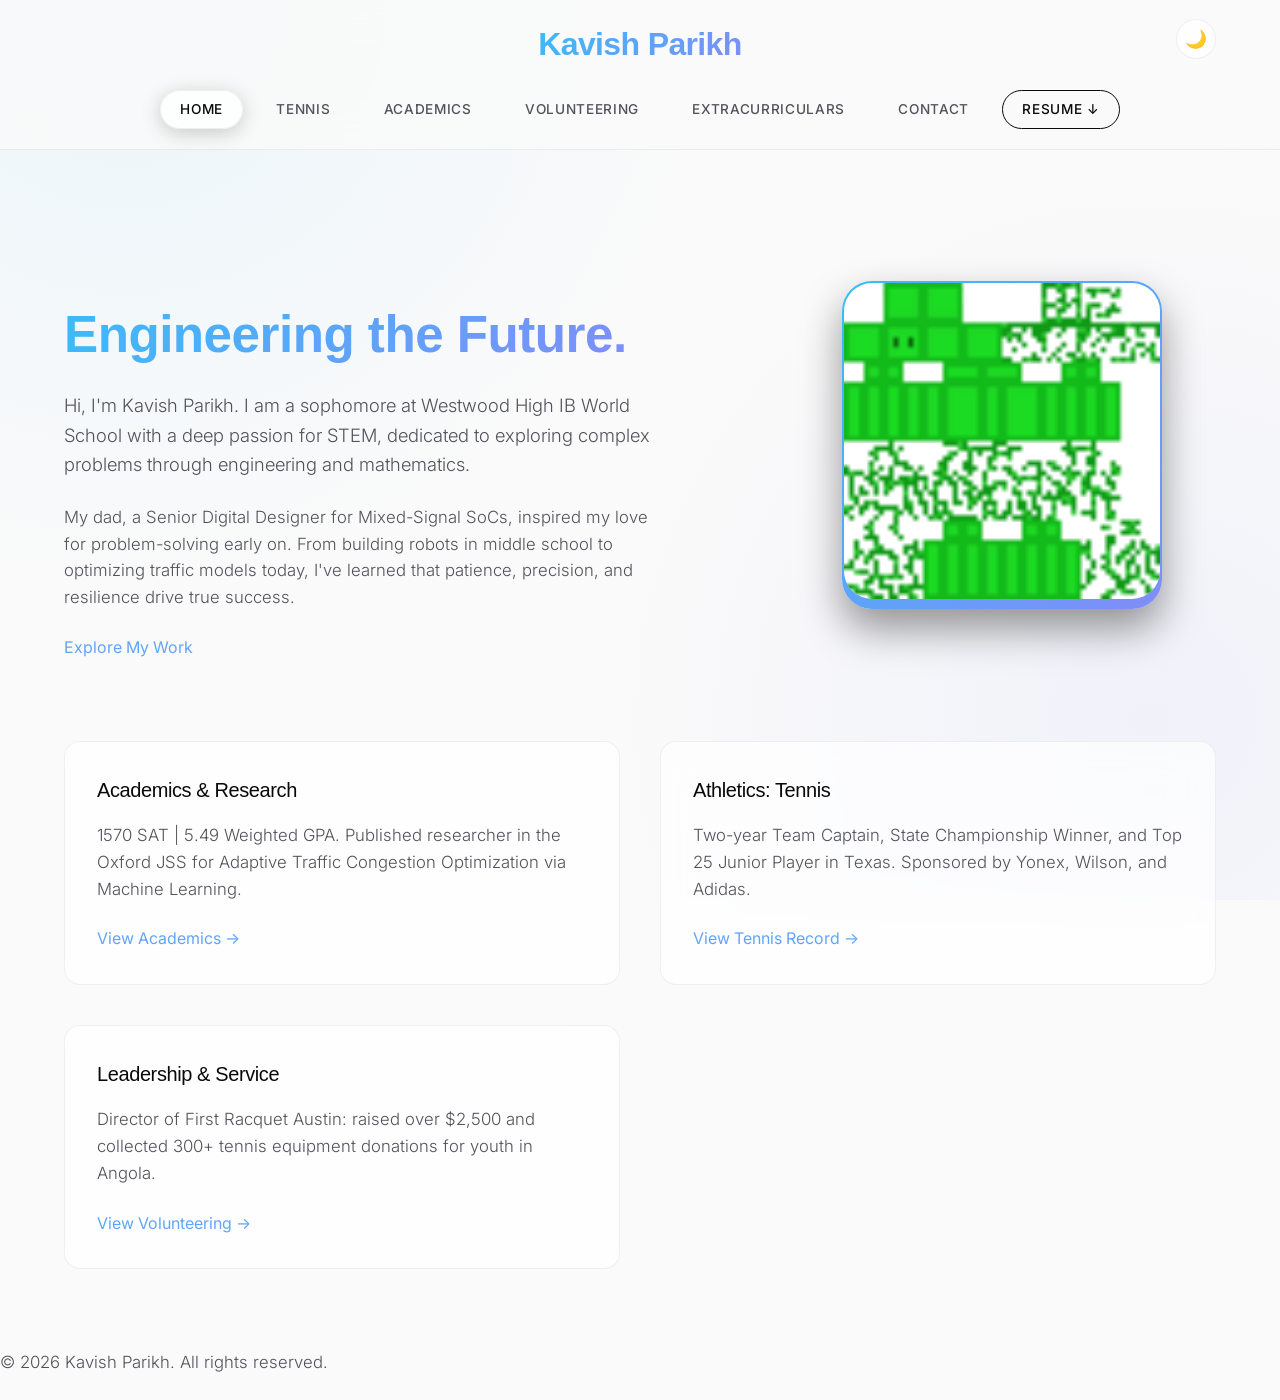
<file: index.html>
<!DOCTYPE html>
<html lang="en">
<head>
  <meta charset="UTF-8">
  <meta name="viewport" content="width=device-width, initial-scale=1.0">
  <meta name="description" content="Portfolio of Kavish Parikh: Sophomore at Westwood High IB World School, published ML researcher, and top 25 Texas varsity tennis player.">
  <title>Kavish Parikh | Home</title>
  <link href="https://fonts.googleapis.com/css2?family=Clash+Display:wght@500;600;700&family=Inter:wght@300;400;500;600&display=swap" rel="stylesheet">
  <link rel="stylesheet" href="style.css">
  <link rel="icon" type="image/svg+xml" href="favicon.svg">
</head>
<body>
  <div id="scrollProgress"></div>

  <header>
    <button id="themeToggle" title="Toggle Light/Dark Mode" aria-label="Toggle Light and Dark Mode">☀️</button>
    <h1>Kavish Parikh</h1>
    <nav class="top-buttons">
      <a href="index.html" class="button active">Home</a>
      <a href="tennis.html" class="button">Tennis</a>
      <a href="academics.html" class="button">Academics</a>
      <a href="volunteering.html" class="button">Volunteering</a>
      <a href="extracurriculars.html" class="button">Extracurriculars</a>
      <a href="contact.html" class="button">Contact</a>
      <a href="Kavish_Parikh_Resume.pdf" target="_blank" class="button" style="border-color: var(--neon-green); color: var(--neon-green);">Resume ↓</a>
    </nav>
  </header>
 
  <main>
    <div class="hero-wrapper reveal">
      <div class="hero-text">
        <h2 style="font-size: 3.2rem; margin-bottom: 1rem;">Engineering the Future.</h2>
        <p style="font-size: 1.15rem; max-width: 600px;">Hi, I'm Kavish Parikh. I am a sophomore at Westwood High IB World School with a deep passion for STEM, dedicated to exploring complex problems through engineering and mathematics.</p>
       
        <p style="font-size: 1.05rem; max-width: 600px;">My dad, a Senior Digital Designer for Mixed-Signal SoCs, inspired my love for problem-solving early on. From building robots in middle school to optimizing traffic models today, I've learned that patience, precision, and resilience drive true success.</p>
       
        <a href="academics.html" class="button primary">Explore My Work</a>
      </div>
     
      <div class="hero-visual">
        <div class="image-frame">
          <img src="images/2023_07_24_kabbage-21824998.png" alt="Headshot of Kavish Parikh">
        </div>
      </div>
    </div>

    <div class="card-grid reveal">
      <div class="card">
        <h3>Academics & Research</h3>
        <p>1570 SAT | 5.49 Weighted GPA. Published researcher in the Oxford JSS for Adaptive Traffic Congestion Optimization via Machine Learning.</p>
        <a href="academics.html" class="card-link">View Academics →</a>
      </div>
      <div class="card">
        <h3>Athletics: Tennis</h3>
        <p>Two-year Team Captain, State Championship Winner, and Top 25 Junior Player in Texas. Sponsored by Yonex, Wilson, and Adidas.</p>
        <a href="tennis.html" class="card-link">View Tennis Record →</a>
      </div>
      <div class="card">
        <h3>Leadership & Service</h3>
        <p>Director of First Racquet Austin: raised over $2,500 and collected 300+ tennis equipment donations for youth in Angola.</p>
        <a href="volunteering.html" class="card-link">View Volunteering →</a>
      </div>
    </div>
  </main>

  <footer>
    <p>© 2026 Kavish Parikh. All rights reserved.</p>
  </footer>
  <button id="backToTop" title="Back to top" aria-label="Scroll back to top">↑</button>

  <script>
    const themeToggle = document.getElementById('themeToggle');
    const html = document.documentElement;
    const savedTheme = localStorage.getItem('theme') || 'light';
    html.setAttribute('data-theme', savedTheme);
    themeToggle.textContent = savedTheme === 'dark' ? '☀️' : '🌙';
   
    themeToggle.addEventListener('click', () => {
      const newTheme = html.getAttribute('data-theme') === 'light' ? 'dark' : 'light';
      html.setAttribute('data-theme', newTheme);
      localStorage.setItem('theme', newTheme);
      themeToggle.textContent = newTheme === 'dark' ? '☀️' : '🌙';
    });

    const backToTopButton = document.getElementById('backToTop');
    window.addEventListener('scroll', () => backToTopButton.classList.toggle('show', window.scrollY > 300));
    backToTopButton.addEventListener('click', () => window.scrollTo({ top: 0, behavior: 'smooth' }));

    window.addEventListener('scroll', () => {
      const progressBar = document.getElementById('scrollProgress');
      if (progressBar) {
        const scrollTop = window.scrollY || document.documentElement.scrollTop;
        const scrollHeight = document.documentElement.scrollHeight - window.innerHeight;
        const progress = scrollHeight > 0 ? (scrollTop / scrollHeight) * 100 : 0;
        progressBar.style.width = progress + '%';
      }
    });

    const revealElements = document.querySelectorAll('.reveal');
    const revealOptions = { threshold: 0.15, rootMargin: "0px 0px -50px 0px" };
    const revealOnScroll = new IntersectionObserver(function(entries, observer) {
      entries.forEach(entry => {
        if (!entry.isIntersecting) return;
        entry.target.classList.add('active');
        observer.unobserve(entry.target);
      });
    }, revealOptions);
    revealElements.forEach(el => revealOnScroll.observe(el));

    // Lightbox
    const lightbox = document.createElement('div');
    lightbox.id = 'lightbox-modal';
    lightbox.innerHTML = `<button id="lightbox-close" aria-label="Close modal">×</button><div id="lightbox-body"></div>`;
    document.body.appendChild(lightbox);
   
    const lightboxBody = document.getElementById('lightbox-body');

    const expandables = document.querySelectorAll('.card-img, .image-frame img, table');
    expandables.forEach(el => {
      el.classList.add('expandable');
      el.addEventListener('click', () => {
        lightboxBody.innerHTML = '';
        const clone = el.cloneNode(true);
        clone.classList.remove('expandable', 'reveal', 'active');
        clone.classList.add('lightbox-content');
        lightboxBody.appendChild(clone);
        lightbox.classList.add('active');
        document.body.style.overflow = 'hidden';
      });
    });

    const closeLightbox = () => {
      lightbox.classList.remove('active');
      setTimeout(() => { lightboxBody.innerHTML = ''; }, 400);
      document.body.style.overflow = '';
    };

    lightbox.addEventListener('click', () => {
      if (window.getSelection().toString().length > 0) return;
      closeLightbox();
    });

    document.addEventListener('keydown', (e) => {
      if (e.key === 'Escape' && lightbox.classList.contains('active')) closeLightbox();
    });
  </script>
</body>
</html>
</file>
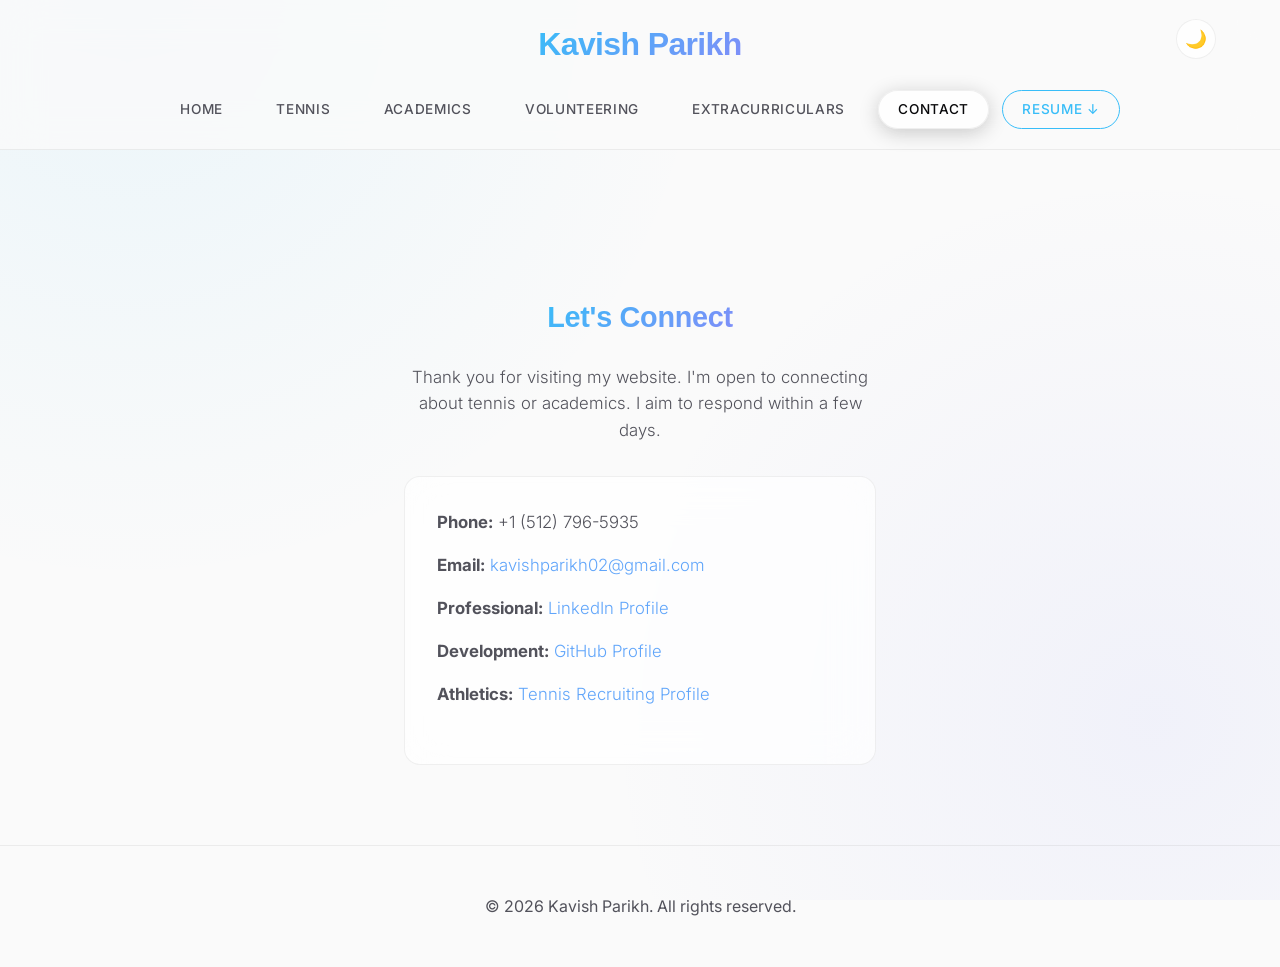
<file: contact.html>
<!DOCTYPE html>
<html lang="en">
<head>
  <meta charset="UTF-8">
  <meta name="viewport" content="width=device-width, initial-scale=1.0">
  <meta name="description" content="Contact Kavish Parikh.">
  <title>Contact | Kavish Parikh</title>
  <link href="https://fonts.googleapis.com/css2?family=Clash+Display:wght@500;600;700&family=Inter:wght@300;400;500;600&display=swap" rel="stylesheet">
  <link rel="stylesheet" href="style.css">
  <link rel="icon" type="image/svg+xml" href="favicon.svg">
</head>
<body>
  <div id="scrollProgress"></div>
  <header>
    <button id="themeToggle" title="Toggle Light/Dark Mode" aria-label="Toggle Light and Dark Mode">☀️</button>
    <h1>Kavish Parikh</h1>
    <nav class="top-buttons">
      <a href="index.html" class="button">Home</a>
      <a href="tennis.html" class="button">Tennis</a>
      <a href="academics.html" class="button">Academics</a>
      <a href="volunteering.html" class="button">Volunteering</a>
      <a href="extracurriculars.html" class="button">Extracurriculars</a>
      <a href="contact.html" class="button active">Contact</a>
      <a href="Kavish_Parikh_Resume.pdf" target="_blank" class="button" style="border-color: var(--neon-cyan); color: var(--neon-cyan);">Resume ↓</a>
    </nav>
  </header>
 
  <main class="reveal" style="text-align: center; max-width: 600px; padding-top: 5rem;">
    <h2>Let's Connect</h2>
    <p>Thank you for visiting my website. I'm open to connecting about tennis or academics. I aim to respond within a few days.</p>
   
    <div class="card" style="margin-top: 2rem; text-align: left;">
      <ul style="list-style: none; padding: 0;">
        <li style="margin-bottom: 1rem;"><strong>Phone:</strong> +1 (512) 796-5935</li>
        <li style="margin-bottom: 1rem;"><strong>Email:</strong> <a href="mailto:kavishparikh02@gmail.com">kavishparikh02@gmail.com</a></li>
        <li style="margin-bottom: 1rem;"><strong>Professional:</strong> <a href="https://www.linkedin.com/in/parikhaayush/" target="_blank">LinkedIn Profile</a></li>
        <li style="margin-bottom: 1rem;"><strong>Development:</strong> <a href="https://github.com/AayushParikh2027" target="_blank">GitHub Profile</a></li>
        <li><strong>Athletics:</strong> <a href="https://www.tennisrecruiting.net/player.asp?id=985097" target="_blank">Tennis Recruiting Profile</a></li>
      </ul>
    </div>
  </main>

  <footer style="margin-top: auto; text-align: center; padding: 3rem; color: var(--text-muted); border-top: 1px solid var(--glass-border);">© 2026 Kavish Parikh. All rights reserved.</footer>

  <script>
    const themeToggle = document.getElementById('themeToggle');
    const html = document.documentElement;
    const savedTheme = localStorage.getItem('theme') || 'light';
    html.setAttribute('data-theme', savedTheme);
    themeToggle.textContent = savedTheme === 'dark' ? '☀️' : '🌙';
   
    themeToggle.addEventListener('click', () => {
      const newTheme = html.getAttribute('data-theme') === 'light' ? 'dark' : 'light';
      html.setAttribute('data-theme', newTheme);
      localStorage.setItem('theme', newTheme);
      themeToggle.textContent = newTheme === 'dark' ? '☀️' : '🌙';
    });
   
    window.addEventListener('scroll', () => {
      const winScroll = document.body.scrollTop || document.documentElement.scrollTop;
      const height = document.documentElement.scrollHeight - document.documentElement.clientHeight;
      const scrolled = (winScroll / height) * 100;
      document.getElementById('scrollProgress').style.width = scrolled + '%';
    });

    const revealElements = document.querySelectorAll('.reveal');
    const revealOptions = { threshold: 0.15, rootMargin: "0px 0px -50px 0px" };
    const revealOnScroll = new IntersectionObserver(function(entries, observer) {
      entries.forEach(entry => {
        if (!entry.isIntersecting) return;
        entry.target.classList.add('active');
        observer.unobserve(entry.target);
      });
    }, revealOptions);
    revealElements.forEach(el => revealOnScroll.observe(el));

    // Refined Dynamic Lightbox Logic
    const lightbox = document.createElement('div');
    lightbox.id = 'lightbox-modal';
    lightbox.innerHTML = `<button id="lightbox-close" aria-label="Close modal">×</button><div id="lightbox-body"></div>`;
    document.body.appendChild(lightbox);
   
    const lightboxBody = document.getElementById('lightbox-body');

    const expandables = document.querySelectorAll('.card-img, .image-frame img, table');
    expandables.forEach(el => {
      el.classList.add('expandable');
      el.addEventListener('click', () => {
        lightboxBody.innerHTML = '';
        const clone = el.cloneNode(true);
        clone.classList.remove('expandable', 'reveal', 'active');
        clone.classList.add('lightbox-content');
        lightboxBody.appendChild(clone);
        lightbox.classList.add('active');
        document.body.style.overflow = 'hidden';
      });
    });

    const closeLightbox = () => {
      lightbox.classList.remove('active');
      setTimeout(() => { lightboxBody.innerHTML = ''; }, 400);
      document.body.style.overflow = '';
    };

    lightbox.addEventListener('click', () => {
      if (window.getSelection().toString().length > 0) return;
      closeLightbox();
    });

    document.addEventListener('keydown', (e) => {
      if (e.key === 'Escape' && lightbox.classList.contains('active')) closeLightbox();
    });
  </script>
</body>
</html>
</file>
<file: style.css>
/* ==========================
   Ultra-Premium Design Tokens
========================== */
:root {
  --bg-base: #09090b;
  --bg-surface: #18181b;
  --neon-cyan: #38bdf8;
  --neon-blue: #60a5fa;
  --neon-purple: #818cf8;
  --accent-gradient: linear-gradient(135deg, var(--neon-cyan), var(--neon-purple));
  --glass-bg: rgba(255, 255, 255, 0.02);
  --glass-border: rgba(255, 255, 255, 0.05);
  --glass-hover: rgba(255, 255, 255, 0.06);
  --glass-blur: blur(20px);
  --header-glass: rgba(9, 9, 11, 0.65);
  --text-main: #f8fafc;
  --text-muted: #a1a1aa;
  --mesh-opacity: 0.03;
}

[data-theme="light"] {
  --bg-base: #fafafa;
  --bg-surface: #ffffff;
  --glass-bg: rgba(255, 255, 255, 0.7);
  --glass-border: rgba(0, 0, 0, 0.06);
  --glass-hover: rgba(255, 255, 255, 0.9);
  --header-glass: rgba(250, 250, 250, 0.8);
  --text-main: #09090b;
  --text-muted: #52525b;
  --mesh-opacity: 0.08;
}

* { margin: 0; padding: 0; box-sizing: border-box; }
html { scroll-behavior: smooth; }

::selection {
  background: rgba(56, 189, 248, 0.3);
  color: var(--text-main);
  text-shadow: none;
}
::-moz-selection {
  background: rgba(56, 189, 248, 0.3);
  color: var(--text-main);
  text-shadow: none;
}

body {
  font-family: 'Inter', -apple-system, sans-serif;
  background-color: var(--bg-base);
  background-image:
    radial-gradient(circle at 10% 0%, rgba(56, 189, 248, var(--mesh-opacity)), transparent 40%),
    radial-gradient(circle at 90% 80%, rgba(129, 140, 248, var(--mesh-opacity)), transparent 40%);
  background-attachment: fixed;
  color: var(--text-main);
  line-height: 1.6;
  display: flex;
  flex-direction: column;
  min-height: 100vh;
  overflow-x: hidden;
  transition: background-color 0.6s cubic-bezier(0.16, 1, 0.3, 1), color 0.6s ease;
}

h1, h2, h3, .logo {
  font-family: 'Clash Display', sans-serif;
  letter-spacing: -0.02em;
}

h1, h2 {
  background: var(--accent-gradient);
  -webkit-background-clip: text;
  background-clip: text;
  -webkit-text-fill-color: transparent;
  display: inline-block;
  margin-bottom: 1.5rem;
}

a {
  color: var(--neon-blue);
  text-decoration: none;
  transition: all 0.3s ease;
}
a:hover {
  color: var(--neon-purple);
}

/* Navigation */
header {
  position: sticky;
  top: 0;
  z-index: 100;
  background: var(--header-glass);
  backdrop-filter: var(--glass-blur);
  -webkit-backdrop-filter: var(--glass-blur);
  border-bottom: 1px solid var(--glass-border);
  padding: 1.2rem 5vw;
  display: flex;
  flex-direction: column;
  align-items: center;
  transition: background 0.5s ease;
}

header h1 {
  font-size: 2rem;
  margin-bottom: 1.2rem;
  font-weight: 600;
}

.top-buttons {
  display: flex;
  justify-content: center;
  gap: 0.8rem;
  flex-wrap: wrap;
  align-items: center;
}

.top-buttons .button {
  padding: 0.5rem 1.2rem;
  border-radius: 20px;
  font-weight: 500;
  color: var(--text-muted);
  border: 1px solid transparent;
  background: transparent;
  transition: all 0.3s cubic-bezier(0.16, 1, 0.3, 1);
  font-size: 0.85rem;
  letter-spacing: 0.05em;
  text-transform: uppercase;
}

.top-buttons .button:hover {
  background: var(--glass-bg);
  border-color: var(--glass-border);
  color: var(--text-main);
}

.top-buttons .button.active {
  background: var(--glass-bg);
  color: var(--text-main);
  border-color: var(--glass-border);
  box-shadow: 0 4px 20px rgba(0, 0, 0, 0.2);
}

#themeToggle {
  background: var(--glass-bg);
  border: 1px solid var(--glass-border);
  color: var(--text-main);
  border-radius: 50%;
  width: 40px;
  height: 40px;
  cursor: pointer;
  display: flex;
  align-items: center;
  justify-content: center;
  font-size: 1.1rem;
  transition: all 0.3s cubic-bezier(0.16, 1, 0.3, 1);
  position: absolute;
  top: 1.2rem;
  right: 5vw;
}

#themeToggle:hover {
  transform: scale(1.05) rotate(5deg);
  background: var(--glass-hover);
}

/* Animations */
.reveal {
  opacity: 0;
  transform: translateY(30px);
  transition: all 0.8s cubic-bezier(0.16, 1, 0.3, 1);
}

.reveal.active {
  opacity: 1;
  transform: translateY(0);
}

/* Main Content */
main {
  flex: 1;
  width: 100%;
  max-width: 1300px;
  margin: 0 auto;
  padding: 5rem 5vw;
}

h2 { font-size: 1.8rem; margin-top: 4rem; letter-spacing: -0.01em; }
p, ul { color: var(--text-muted); font-size: 1.05rem; margin-bottom: 1.5rem; font-weight: 300; }
ul { padding-left: 1.5rem; margin-bottom: 1.5rem; }
li { margin-bottom: 0.6rem; }

/* Images & Media */
.card-img {
  width: 100%;
  height: auto;
  max-height: 450px;
  object-fit: cover;
  border-radius: 8px;
  margin-bottom: 1.5rem;
  background-color: var(--glass-border);
}

/* Hero Section */
.hero-wrapper {
  display: flex;
  align-items: center;
  justify-content: space-between;
  gap: 5rem;
  margin-bottom: 5rem;
}

.hero-text { flex: 1.2; }
.hero-visual { flex: 0.8; display: flex; justify-content: center; }

.image-frame {
  width: 100%;
  max-width: 320px;
  aspect-ratio: 1 / 1;
  border-radius: 30px;
  padding: 2px;
  background: var(--accent-gradient);
  box-shadow: 0 20px 40px rgba(0, 0, 0, 0.4);
  animation: float 8s ease-in-out infinite;
}

.image-frame img {
  width: 100%;
  height: 100%;
  object-fit: cover;
  border-radius: 28px;
  background-color: var(--bg-surface);
}

@keyframes float {
  0% { transform: translateY(0px); }
  50% { transform: translateY(-12px); }
  100% { transform: translateY(0px); }
}

.button[style*="background: var(--accent-gradient)"] {
  background: var(--text-main) !important;
  color: var(--bg-base) !important;
  box-shadow: none !important;
  transition: transform 0.3s ease, opacity 0.3s ease !important;
}
.button[style*="background: var(--accent-gradient)"]:hover {
  transform: translateY(-2px) !important;
  opacity: 0.9 !important;
}

/* Cards */
.card-grid {
  display: grid;
  grid-template-columns: repeat(auto-fit, minmax(450px, 1fr));
  gap: 2.5rem;
  margin-top: 2rem;
}

.card {
  background: var(--glass-bg);
  backdrop-filter: var(--glass-blur);
  -webkit-backdrop-filter: var(--glass-blur);
  padding: 2rem;
  border-radius: 16px;
  border: 1px solid var(--glass-border);
  transition: all 0.4s cubic-bezier(0.16, 1, 0.3, 1);
  position: relative;
  overflow: hidden;
}

.card:hover {
  transform: translateY(-5px);
  background: var(--glass-hover);
  border-color: rgba(255, 255, 255, 0.1);
  box-shadow: 0 20px 40px rgba(0, 0, 0, 0.2);
}

.card h3 {
  font-size: 1.25rem;
  margin-bottom: 1rem;
  color: var(--text-main);
  font-weight: 500;
}

/* Tables */
table {
  width: 100%;
  border-collapse: separate;
  border-spacing: 0;
  margin: 2rem 0;
  border-radius: 12px;
  overflow: hidden;
  border: 1px solid var(--glass-border);
}

thead { background: var(--glass-bg); }
th, td { padding: 1rem 1.2rem; text-align: left; font-size: 0.95rem;}
th { font-weight: 500; color: var(--text-muted); text-transform: uppercase; font-size: 0.8rem; letter-spacing: 0.05em; border-bottom: 1px solid var(--glass-border); }
td { border-bottom: 1px solid var(--glass-border); background: transparent; }
tr:last-child td { border-bottom: none; }
td strong { color: var(--text-main); font-weight: 500; }

/* Back to Top */
#backToTop {
  position: fixed;
  bottom: 30px;
  right: 30px;
  background: var(--header-glass);
  color: var(--text-main);
  border: 1px solid var(--glass-border);
  width: 45px;
  height: 45px;
  border-radius: 50%;
  cursor: pointer;
  font-size: 1.2rem;
  display: flex;
  align-items: center;
  justify-content: center;
  backdrop-filter: var(--glass-blur);
  opacity: 0;
  pointer-events: none;
  transition: all 0.4s cubic-bezier(0.16, 1, 0.3, 1);
  z-index: 1000;
}

#backToTop:hover {
  transform: translateY(-4px);
  background: var(--glass-hover);
  border-color: var(--text-muted);
}

#backToTop.show {
  opacity: 1;
  pointer-events: auto;
}

@media (max-width: 900px) {
  .hero-wrapper { flex-direction: column-reverse; text-align: center; gap: 3rem; margin-bottom: 3rem;}
  .image-frame { max-width: 220px; }
  #themeToggle { top: 1rem; right: 1rem; width: 35px; height: 35px; font-size: 1rem; }
  header h1 { font-size: 1.5rem; }
  main { padding: 3rem 5vw; }
}

#scrollProgress {
  position: fixed;
  top: 0;
  left: 0;
  height: 4px;
  background: var(--accent-gradient);
  width: 0%;
  z-index: 9999;
  box-shadow: 0 0 15px rgba(56, 189, 248, 0.6);
  transition: width 0.1s ease-out;
}

/* ==========================
   Lightbox / Modal UI
========================== */
.expandable {
  cursor: zoom-in;
  transition: transform 0.3s ease, box-shadow 0.3s ease;
}
.expandable:hover {
  transform: scale(1.02);
  box-shadow: 0 10px 30px rgba(0, 0, 0, 0.2);
}
table.expandable:hover {
  transform: translateY(-4px);
}

#lightbox-modal {
  position: fixed;
  top: 0;
  left: 0;
  width: 100vw;
  height: 100vh;
  background: var(--header-glass);
  backdrop-filter: var(--glass-blur);
  -webkit-backdrop-filter: var(--glass-blur);
  z-index: 99999;
  display: flex;
  align-items: center;
  justify-content: center;
  opacity: 0;
  pointer-events: none;
  transition: opacity 0.4s cubic-bezier(0.16, 1, 0.3, 1);
  padding: 2rem;
  cursor: zoom-out; /* Changes cursor to indicate clicking anywhere closes it */
}
#lightbox-modal.active {
  opacity: 1;
  pointer-events: auto;
}
#lightbox-modal .lightbox-content {
  cursor: auto;
  max-width: 90vw;
  max-height: 90vh;
  transform: scale(0.95);
  transition: transform 0.4s cubic-bezier(0.16, 1, 0.3, 1);
  border-radius: 12px;
  box-shadow: 0 25px 50px rgba(0, 0, 0, 0.5);
  background: var(--bg-surface);
  overflow: auto;
}
#lightbox-modal table.lightbox-content {
  width: auto; /* Fixes the bug where tables stretch too far in the modal */
  min-width: 50vw;
  margin: 0 auto;
}
#lightbox-modal.active .lightbox-content {
  transform: scale(1);
}
#lightbox-modal img.lightbox-content {
  background: transparent;
  object-fit: contain;
  cursor: zoom-out; /* Clicking the image itself will close it */
}
#lightbox-close {
  position: absolute;
  top: 30px;
  right: 30px;
  background: var(--glass-bg);
  border: 1px solid var(--glass-border);
  color: var(--text-main);
  width: 45px;
  height: 45px;
  border-radius: 50%;
  font-size: 1.5rem;
  cursor: pointer;
  display: flex;
  align-items: center;
  justify-content: center;
  transition: all 0.3s ease;
  z-index: 100000;
}
#lightbox-close:hover {
  background: var(--glass-hover);
  transform: rotate(90deg);
}
</file>
